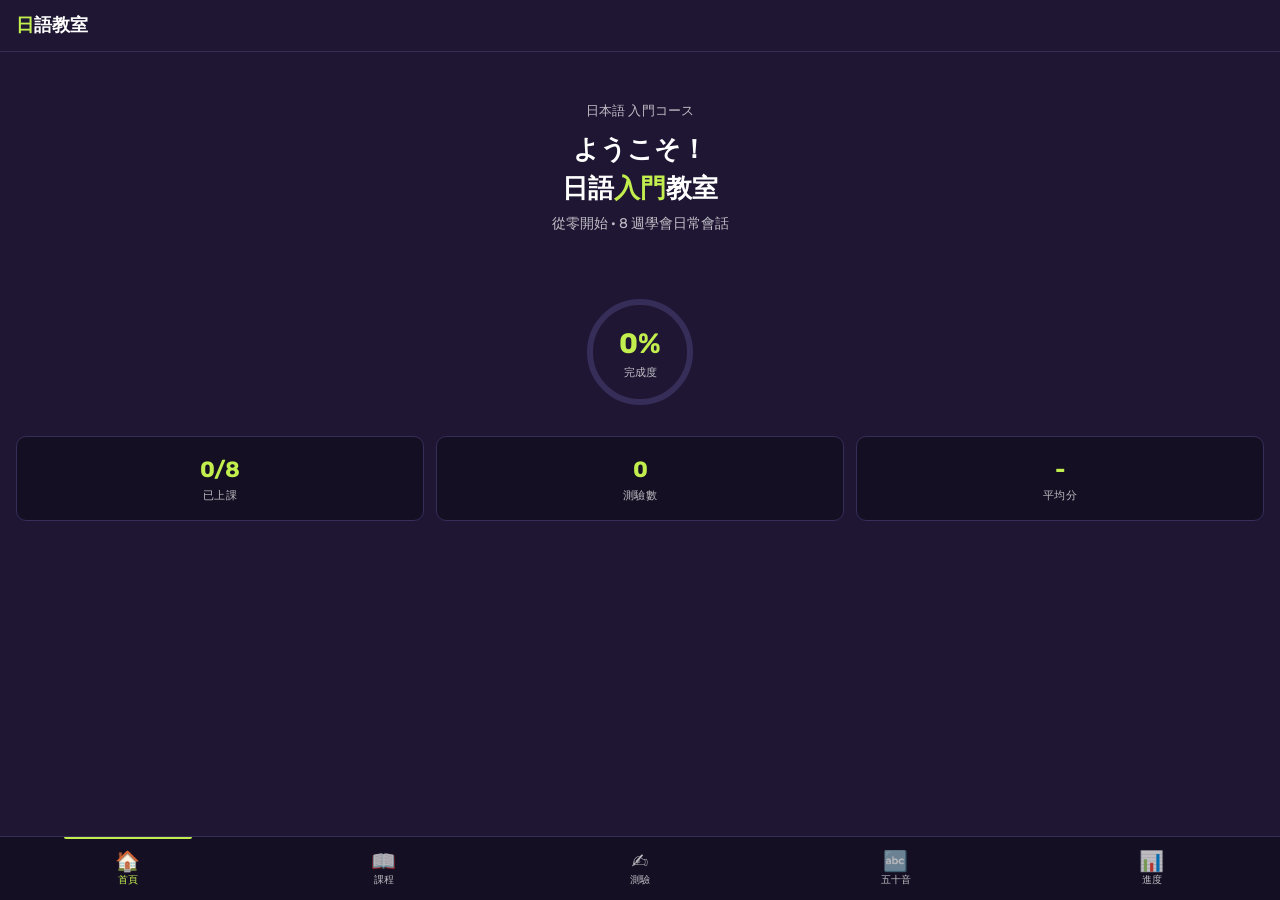
<file: index.html>
<!DOCTYPE html>
<html lang="zh-TW">
<head>
<meta charset="UTF-8">
<meta http-equiv="refresh" content="0;url=app/index.html">
<link rel="manifest" href="app/manifest.json">
<meta name="theme-color" content="#1f1633">
<title>日語入門課程</title>
</head>
<body>
<script>location.href='app/index.html'</script>
</body>
</html>
</file>
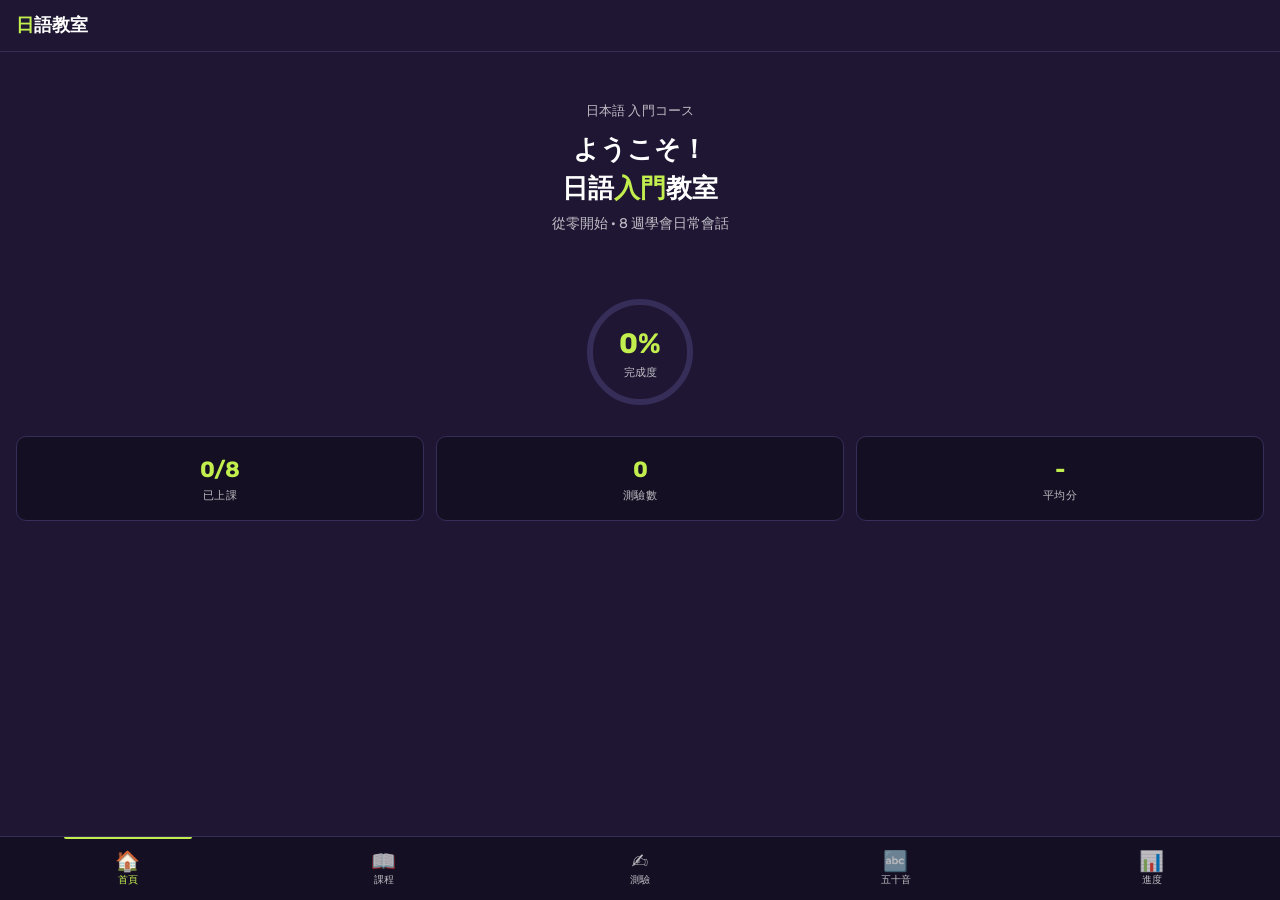
<file: app/index.html>
<!DOCTYPE html>
<html lang="zh-TW">
<head>
<meta charset="UTF-8">
<meta name="viewport" content="width=device-width, initial-scale=1.0, maximum-scale=1.0, user-scalable=no">
<title>日語入門 · 互動課程</title>
<link rel="preconnect" href="https://fonts.googleapis.com">
<link rel="preconnect" href="https://fonts.gstatic.com" crossorigin>
<link href="https://fonts.googleapis.com/css2?family=Rubik:wght@400;500;600;700&display=swap" rel="stylesheet">
<link rel="stylesheet" href="styles.css">
<link rel="manifest" href="manifest.json">
<link rel="icon" href="icon.svg" type="image/svg+xml">
<link rel="apple-touch-icon" href="icon.svg">
<meta name="theme-color" content="#1f1633">
<meta name="apple-mobile-web-app-capable" content="yes">
</head>
<body>

<header class="app-header">
  <button class="back-btn" id="backBtn" onclick="App.goBack()">←</button>
  <h1><span>日</span>語教室</h1>
</header>

<main class="app-main" id="appMain">

  <div class="view active" id="viewHome">
    <div class="home-hero">
      <p class="greeting">日本語 入門コース</p>
      <h2>ようこそ！<br>日語<span class="hl">入門</span>教室</h2>
      <p>從零開始 · 8 週學會日常會話</p>
    </div>
    <div class="progress-ring-wrap">
      <div class="progress-ring">
        <svg width="120" height="120" viewBox="0 0 120 120">
          <circle class="ring-bg" cx="60" cy="60" r="50"/>
          <circle class="ring-fg" id="ringFg" cx="60" cy="60" r="50" stroke-dasharray="314.16" stroke-dashoffset="314.16"/>
        </svg>
        <div class="ring-label">
          <span class="pct" id="ringPct">0%</span>
          <span class="sub">完成度</span>
        </div>
      </div>
    </div>
    <div class="home-stats">
      <div class="stat-card"><div class="num" id="statLessons">0</div><div class="lbl">已上課</div></div>
      <div class="stat-card"><div class="num" id="statQuizzes">0</div><div class="lbl">測驗數</div></div>
      <div class="stat-card"><div class="num" id="statAvg">-</div><div class="lbl">平均分</div></div>
    </div>
  </div>

  <div class="view" id="viewLessons">
    <div id="lessonList"></div>
    <div id="lessonDetail" class="lesson-detail"></div>
  </div>

  <div class="view" id="viewQuiz">
    <div id="quizContent"></div>
  </div>

  <div class="view" id="viewProgress">
    <div id="progressContent"></div>
  </div>

  <div class="view" id="viewKana">
    <div id="kanaChartContent"></div>
  </div>

</main>

<nav class="app-tabs">
  <button class="tab-btn active" data-tab="home" onclick="App.switchTab('home')">
    <span class="tab-icon">🏠</span> 首頁
  </button>
  <button class="tab-btn" data-tab="lessons" onclick="App.switchTab('lessons')">
    <span class="tab-icon">📖</span> 課程
  </button>
  <button class="tab-btn" data-tab="quiz" onclick="App.switchTab('quiz')">
    <span class="tab-icon">✍️</span> 測驗
  </button>
  <button class="tab-btn" data-tab="kana" onclick="App.switchTab('kana')">
    <span class="tab-icon">🔤</span> 五十音
  </button>
  <button class="tab-btn" data-tab="progress" onclick="App.switchTab('progress')">
    <span class="tab-icon">📊</span> 進度
  </button>
</nav>

<script src="app.js"></script>
<script>
if ('serviceWorker' in navigator) {
  navigator.serviceWorker.register('sw.js');
}
</script>
<audio id="audioPlayer" preload="auto" style="display:none"></audio>
</body>
</html>
</file>
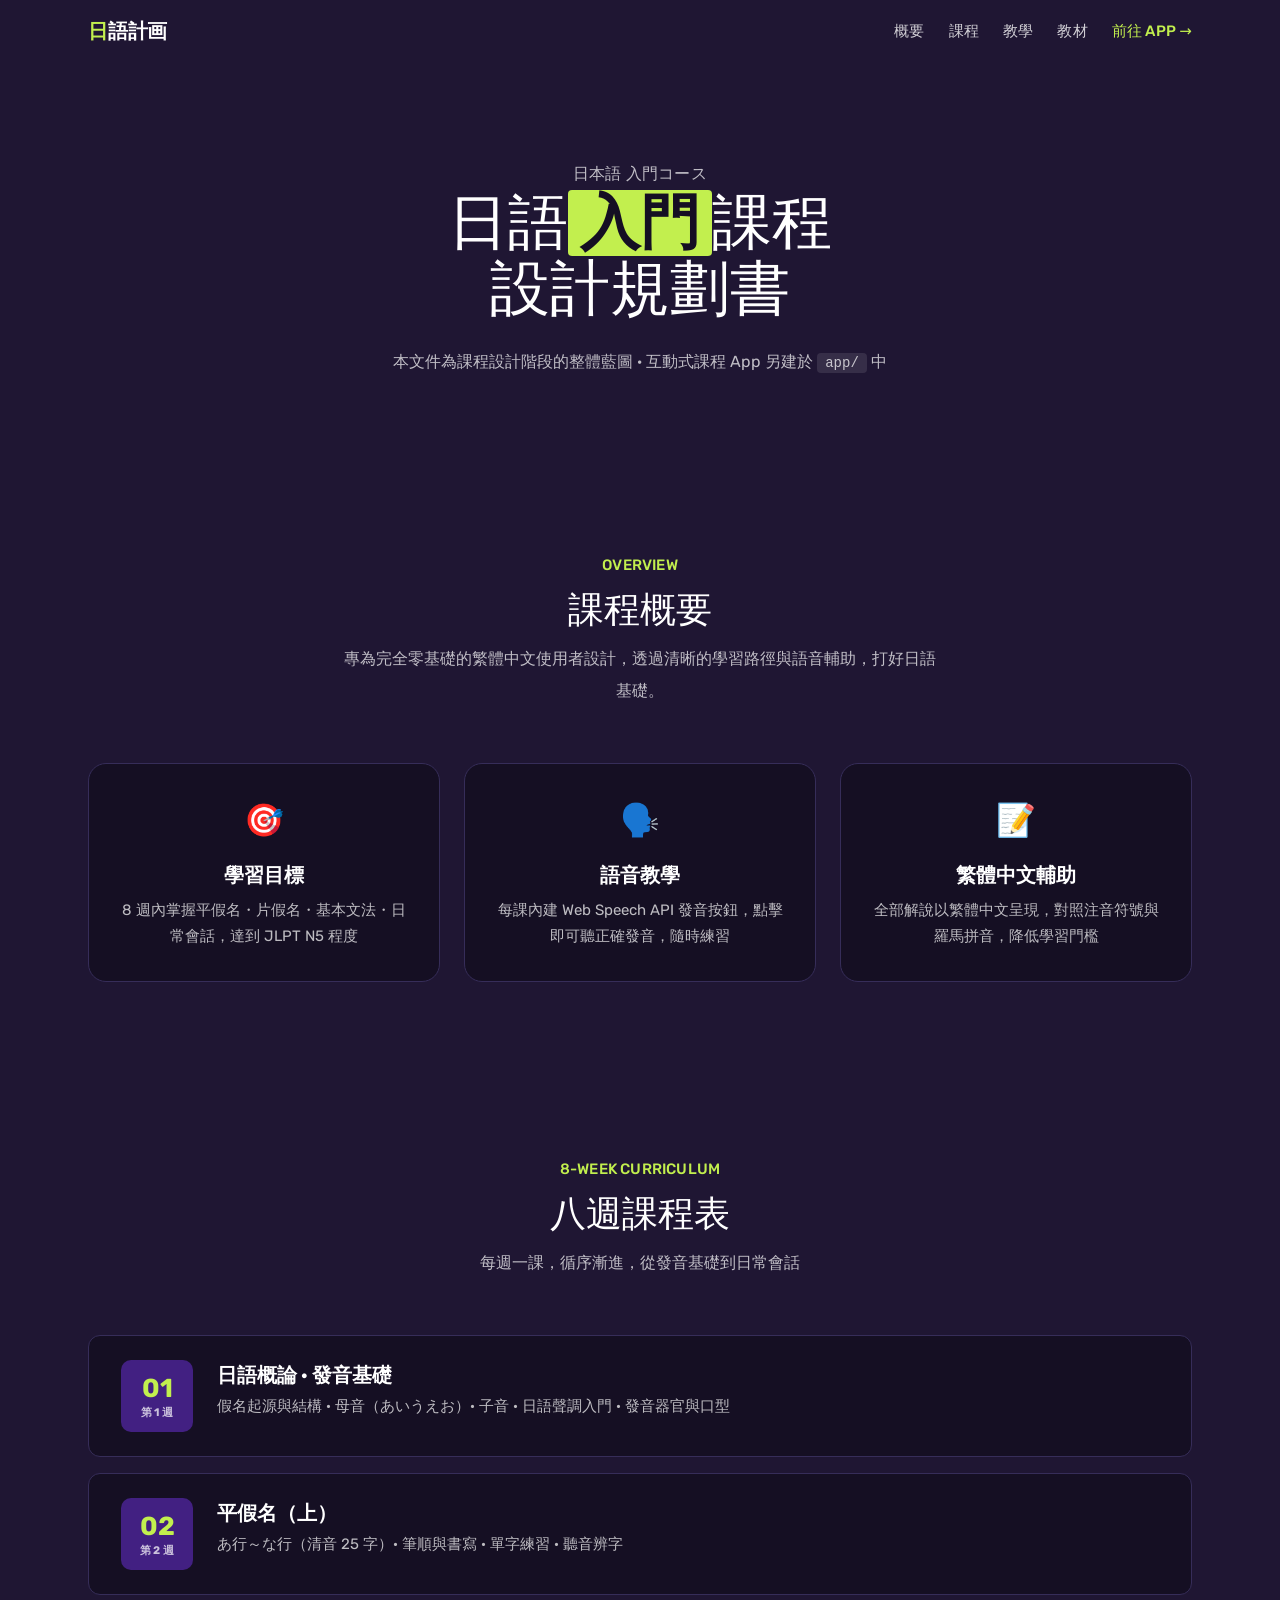
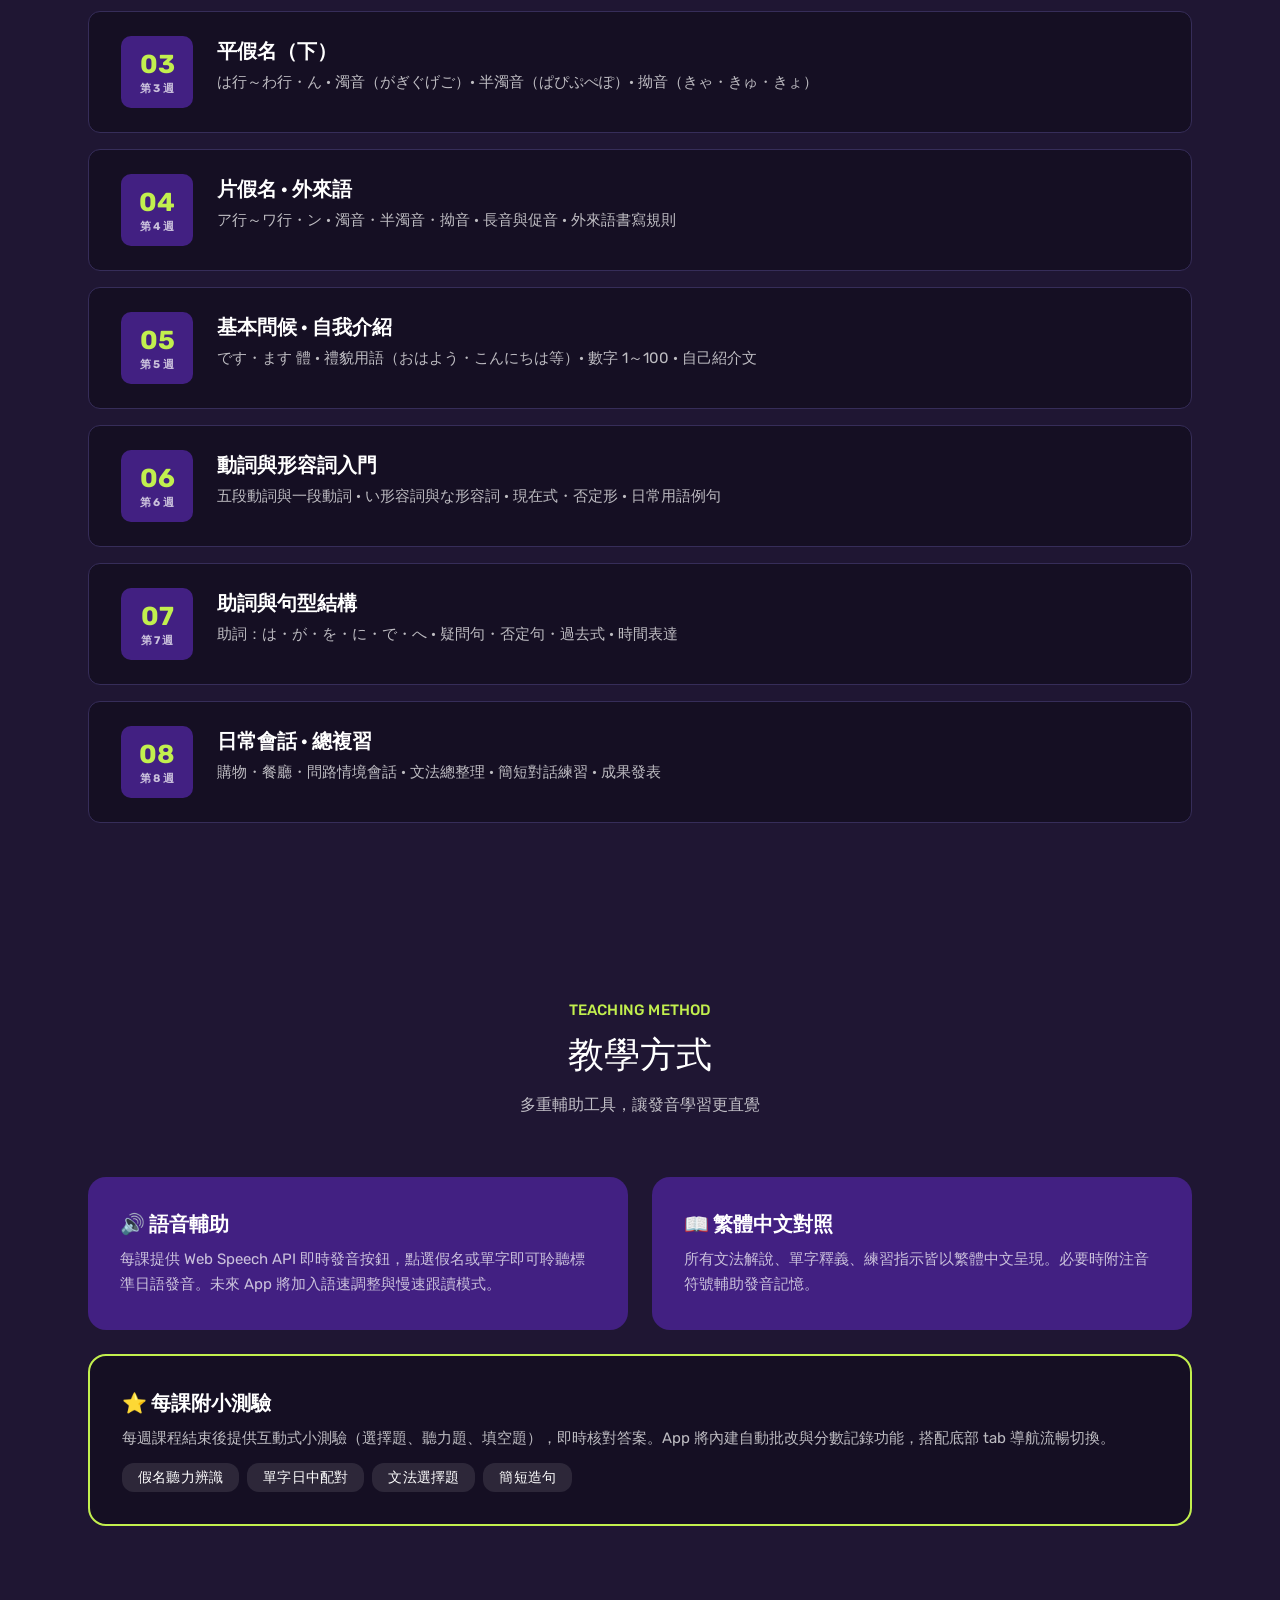
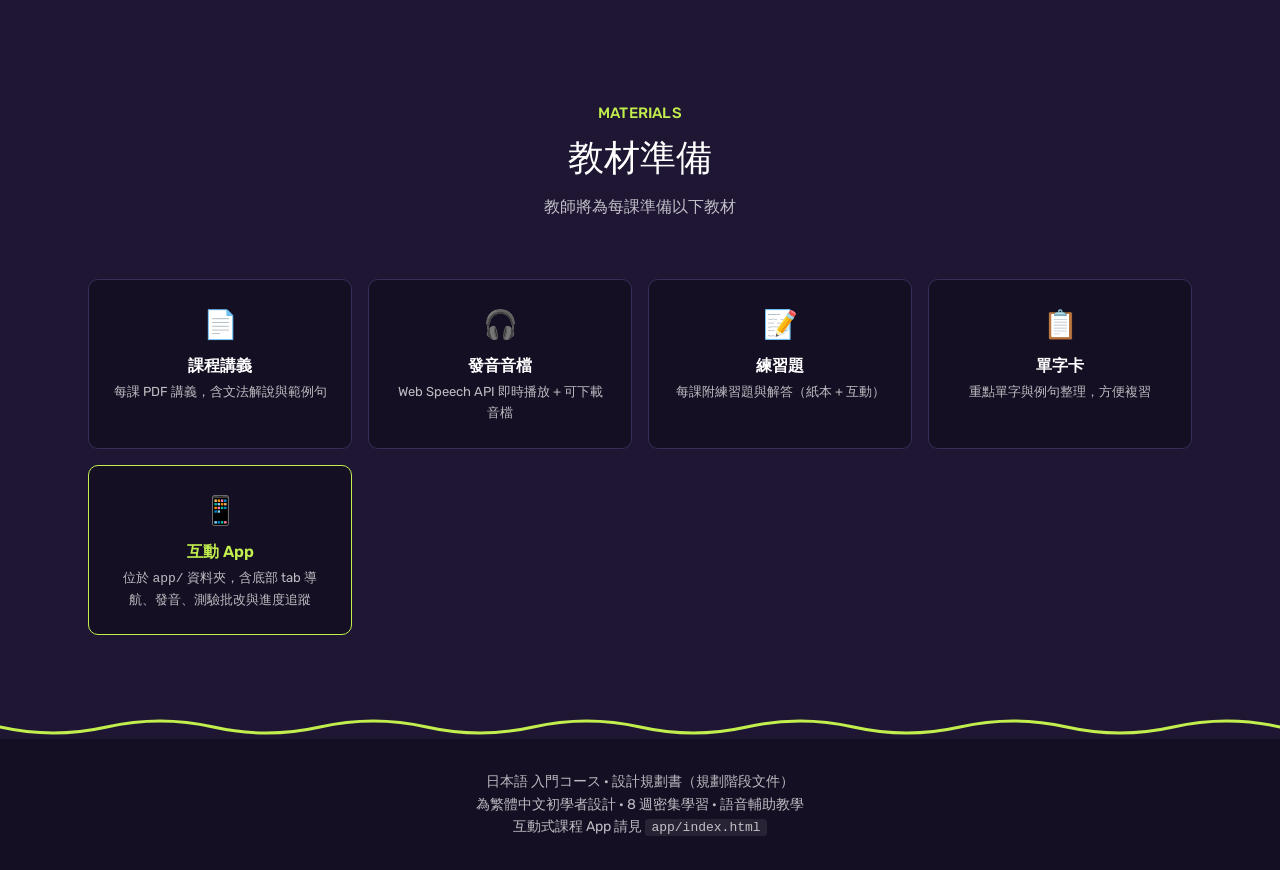
<file: docs/plan.html>
<!DOCTYPE html>
<html lang="zh-TW">
<head>
<meta charset="UTF-8">
<meta name="viewport" content="width=device-width, initial-scale=1.0">
<title>日語入門課程 · 設計規劃書</title>
<link rel="preconnect" href="https://fonts.googleapis.com">
<link rel="preconnect" href="https://fonts.gstatic.com" crossorigin>
<link href="https://fonts.googleapis.com/css2?family=Rubik:wght@400;500;600;700&display=swap" rel="stylesheet">
<style>
:root {
  --primary: #150f23;
  --ink-deep: #1f1633;
  --accent-lime: #c2ef4e;
  --accent-pink: #fa7faa;
  --accent-violet-mid: #79628c;
  --accent-violet-deep: #422082;
  --surface-canvas-dark: #1f1633;
  --surface-night: #150f23;
  --on-primary: #ffffff;
  --on-dark-muted: rgba(255,255,255,0.72);
  --on-dark-faint: rgba(255,255,255,0.18);
  --hairline-violet: #362d59;
  --font-ui: 'Rubik', -apple-system, system-ui, 'Segoe UI', Helvetica, Arial, sans-serif;
  --spacing-xs: 4px;
  --spacing-sm: 8px;
  --spacing-md: 12px;
  --spacing-lg: 16px;
  --spacing-xl: 24px;
  --spacing-xxl: 32px;
  --spacing-section: 96px;
  --rounded-xs: 4px;
  --rounded-sm: 6px;
  --rounded-md: 8px;
  --rounded-lg: 10px;
  --rounded-xl: 12px;
  --rounded-xxl: 18px;
}

* { margin: 0; padding: 0; box-sizing: border-box; }

body {
  font-family: var(--font-ui);
  background: var(--surface-canvas-dark);
  color: var(--on-primary);
  line-height: 1.5;
  -webkit-font-smoothing: antialiased;
}

/* ─── navigation ─── */
.nav {
  display: flex;
  align-items: center;
  justify-content: space-between;
  padding: var(--spacing-lg) var(--spacing-xl);
  background: var(--surface-canvas-dark);
  max-width: 1152px;
  margin: 0 auto;
}
.nav-brand {
  font-weight: 700;
  font-size: 20px;
  letter-spacing: -0.01em;
  color: var(--on-primary);
}
.nav-brand span { color: var(--accent-lime); }
.nav-links { display: flex; gap: var(--spacing-xl); list-style: none; }
.nav-links a {
  color: var(--on-primary);
  text-decoration: none;
  font-size: 15px;
  font-weight: 500;
  text-transform: uppercase;
  letter-spacing: 0.2px;
  opacity: 0.8;
  transition: opacity .2s;
}
.nav-links a:hover { opacity: 1; }

/* ─── hero ─── */
.hero {
  position: relative;
  text-align: center;
  padding: var(--spacing-section) var(--spacing-xl) 80px;
  overflow: hidden;
}
.hero::before {
  content: '';
  position: absolute;
  inset: 0;
  background-image: radial-gradient(1px 1px at 20% 30%, rgba(255,255,255,0.12) 0, transparent 0),
                    radial-gradient(1px 1px at 40% 70%, rgba(255,255,255,0.08) 0, transparent 0),
                    radial-gradient(1px 1px at 60% 20%, rgba(255,255,255,0.10) 0, transparent 0),
                    radial-gradient(1px 1px at 80% 50%, rgba(255,255,255,0.06) 0, transparent 0),
                    radial-gradient(1.5px 1.5px at 10% 80%, rgba(255,255,255,0.09) 0, transparent 0),
                    radial-gradient(1.5px 1.5px at 70% 90%, rgba(255,255,255,0.07) 0, transparent 0),
                    radial-gradient(1px 1px at 90% 10%, rgba(255,255,255,0.11) 0, transparent 0),
                    radial-gradient(1px 1px at 50% 50%, rgba(255,255,255,0.05) 0, transparent 0);
  pointer-events: none;
}
.hero-content { position: relative; z-index: 1; max-width: 768px; margin: 0 auto; }
.hero-eyebrow {
  font-size: 15px;
  font-weight: 500;
  text-transform: uppercase;
  letter-spacing: 0.2px;
  color: var(--on-dark-muted);
  margin-bottom: var(--spacing-lg);
}
.hero h1 {
  font-size: 60px;
  font-weight: 500;
  line-height: 1.1;
  margin-bottom: var(--spacing-xl);
}
.hero h1 .chip-lime {
  display: inline-block;
  background: var(--accent-lime);
  color: var(--primary);
  border-radius: var(--rounded-xs);
  padding: 0 var(--spacing-md);
  font-weight: 700;
}
.hero p {
  font-size: 16px;
  line-height: 2;
  color: var(--on-dark-muted);
  max-width: 600px;
  margin: 0 auto;
}

/* ─── sections ─── */
.section {
  padding: 80px var(--spacing-xl);
  max-width: 1152px;
  margin: 0 auto;
}
.section-header {
  text-align: center;
  margin-bottom: 56px;
}
.section-header .eyebrow {
  font-size: 15px;
  font-weight: 500;
  text-transform: uppercase;
  letter-spacing: 0.2px;
  color: var(--accent-lime);
  margin-bottom: var(--spacing-sm);
}
.section-header h2 {
  font-size: 36px;
  font-weight: 500;
  line-height: 1.2;
}
.section-header p {
  color: var(--on-dark-muted);
  line-height: 2;
  margin-top: var(--spacing-md);
  max-width: 600px;
  margin-left: auto;
  margin-right: auto;
}

/* ─── overview cards ─── */
.overview-grid {
  display: grid;
  grid-template-columns: repeat(3, 1fr);
  gap: var(--spacing-xl);
}
.card-overview {
  background: var(--surface-night);
  border: 1px solid var(--hairline-violet);
  border-radius: var(--rounded-xxl);
  padding: var(--spacing-xxl);
  text-align: center;
}
.card-overview .icon {
  font-size: 32px;
  margin-bottom: var(--spacing-lg);
  display: block;
}
.card-overview h3 {
  font-size: 20px;
  font-weight: 600;
  margin-bottom: var(--spacing-sm);
}
.card-overview p {
  color: var(--on-dark-muted);
  line-height: 1.7;
  font-size: 15px;
}

/* ─── week timeline ─── */
.timeline {
  display: flex;
  flex-direction: column;
  gap: var(--spacing-lg);
}
.week-card {
  background: var(--surface-night);
  border: 1px solid var(--hairline-violet);
  border-radius: var(--rounded-xl);
  padding: var(--spacing-xl) var(--spacing-xxl);
  display: flex;
  align-items: flex-start;
  gap: var(--spacing-xl);
  transition: background .2s;
}
.week-card:hover { background: var(--ink-deep); }
.week-badge {
  flex-shrink: 0;
  width: 72px;
  height: 72px;
  border-radius: var(--rounded-lg);
  background: var(--accent-violet-deep);
  display: flex;
  flex-direction: column;
  align-items: center;
  justify-content: center;
  font-weight: 700;
  line-height: 1.2;
}
.week-badge .num { font-size: 26px; color: var(--accent-lime); }
.week-badge .label { font-size: 11px; color: var(--on-dark-muted); text-transform: uppercase; letter-spacing: 0.2px; margin-top: 2px; }
.week-body { flex: 1; }
.week-body h3 {
  font-size: 20px;
  font-weight: 600;
  margin-bottom: var(--spacing-xs);
}
.week-body .topics {
  color: var(--on-dark-muted);
  font-size: 15px;
  line-height: 1.7;
}

/* ─── teaching approach ─── */
.approach-grid {
  display: grid;
  grid-template-columns: repeat(2, 1fr);
  gap: var(--spacing-xl);
}
.card-approach {
  background: var(--accent-violet-deep);
  border-radius: var(--rounded-xxl);
  padding: var(--spacing-xxl);
}
.card-approach.featured {
  background: var(--surface-night);
  border: 2px solid var(--accent-lime);
  grid-column: 1 / -1;
}
.card-approach h3 {
  font-size: 20px;
  font-weight: 600;
  margin-bottom: var(--spacing-sm);
}
.card-approach p {
  color: var(--on-dark-muted);
  line-height: 1.7;
  font-size: 15px;
}
.card-approach ul {
  list-style: none;
  margin-top: var(--spacing-md);
  display: flex;
  flex-wrap: wrap;
  gap: var(--spacing-sm);
}
.card-approach ul li {
  background: rgba(255,255,255,0.1);
  border-radius: var(--rounded-xl);
  padding: var(--spacing-xs) var(--spacing-lg);
  font-size: 14px;
  letter-spacing: 0.2px;
}

/* ─── materials ─── */
.materials-grid {
  display: grid;
  grid-template-columns: repeat(4, 1fr);
  gap: var(--spacing-lg);
}
.material-item {
  background: var(--surface-night);
  border: 1px solid var(--hairline-violet);
  border-radius: var(--rounded-lg);
  padding: var(--spacing-xl);
  text-align: center;
}
.material-item .mat-icon { font-size: 28px; margin-bottom: var(--spacing-sm); display: block; }
.material-item h4 { font-size: 16px; font-weight: 600; margin-bottom: var(--spacing-xs); }
.material-item p { color: var(--on-dark-muted); font-size: 13px; line-height: 1.6; }

/* ─── footer ─── */
.lime-squiggle {
  width: 100%;
  height: 24px;
  display: block;
}
.lime-squiggle svg { width: 100%; height: 100%; }
.site-footer {
  background: var(--surface-night);
  padding: var(--spacing-xxl) var(--spacing-xl);
  text-align: center;
}
.site-footer p {
  color: var(--on-dark-muted);
  font-size: 14px;
  line-height: 1.6;
}

/* ─── responsive ─── */
@media (max-width: 992px) {
  .overview-grid { grid-template-columns: repeat(2, 1fr); }
  .approach-grid { grid-template-columns: 1fr; }
  .materials-grid { grid-template-columns: repeat(2, 1fr); }
  .hero h1 { font-size: 44px; }
  .section-header h2 { font-size: 28px; }
  .week-card { flex-direction: column; align-items: flex-start; gap: var(--spacing-md); }
  .week-badge { width: 60px; height: 60px; }
  .week-badge .num { font-size: 22px; }
}
@media (max-width: 768px) {
  .nav-links { display: none; }
  .hero { padding: 60px var(--spacing-lg) 48px; }
  .hero h1 { font-size: 34px; }
  .section { padding: 48px var(--spacing-lg); }
  .section-header { margin-bottom: 32px; }
  .overview-grid { grid-template-columns: 1fr; }
  .materials-grid { grid-template-columns: 1fr; }
  .card-overview, .card-approach { padding: var(--spacing-xl); }
  .week-card { padding: var(--spacing-lg) var(--spacing-xl); }
  .section-header h2 { font-size: 24px; }
  .hero p { font-size: 15px; }
}
@media (max-width: 576px) {
  .hero h1 { font-size: 28px; }
  .hero h1 .chip-lime { padding: 0 var(--spacing-sm); }
  .hero p { line-height: 1.8; }
  .week-badge { width: 48px; height: 48px; }
  .week-badge .num { font-size: 18px; }
  .week-badge .label { font-size: 10px; }
}
</style>
</head>
<body>

<!-- nav -->
<nav class="nav">
  <div class="nav-brand"><span>日</span>語計画</div>
  <ul class="nav-links">
    <li><a href="#overview">概要</a></li>
    <li><a href="#curriculum">課程</a></li>
    <li><a href="#approach">教學</a></li>
    <li><a href="#materials">教材</a></li>
    <li><a href="app/index.html" style="color:var(--accent-lime);opacity:1;">前往 App →</a></li>
  </ul>
</nav>

<!-- hero -->
<section class="hero">
  <div class="hero-content">
    <p class="hero-eyebrow">日本語 入門コース</p>
    <h1>日語<span class="chip-lime">入門</span>課程<br>設計規劃書</h1>
    <p>本文件為課程設計階段的整體藍圖 · 互動式課程 App 另建於 <code style="background:rgba(255,255,255,0.1);padding:2px 8px;border-radius:4px;font-size:14px;">app/</code> 中</p>
  </div>
</section>

<!-- overview -->
<section class="section" id="overview">
  <div class="section-header">
    <p class="eyebrow">Overview</p>
    <h2>課程概要</h2>
    <p>專為完全零基礎的繁體中文使用者設計，透過清晰的學習路徑與語音輔助，打好日語基礎。</p>
  </div>
  <div class="overview-grid">
    <div class="card-overview">
      <span class="icon">🎯</span>
      <h3>學習目標</h3>
      <p>8 週內掌握平假名・片假名・基本文法・日常會話，達到 JLPT N5 程度</p>
    </div>
    <div class="card-overview">
      <span class="icon">🗣️</span>
      <h3>語音教學</h3>
      <p>每課內建 Web Speech API 發音按鈕，點擊即可聽正確發音，隨時練習</p>
    </div>
    <div class="card-overview">
      <span class="icon">📝</span>
      <h3>繁體中文輔助</h3>
      <p>全部解說以繁體中文呈現，對照注音符號與羅馬拼音，降低學習門檻</p>
    </div>
  </div>
</section>

<!-- curriculum -->
<section class="section" id="curriculum">
  <div class="section-header">
    <p class="eyebrow">8-Week Curriculum</p>
    <h2>八週課程表</h2>
    <p>每週一課，循序漸進，從發音基礎到日常會話</p>
  </div>
  <div class="timeline">
    <div class="week-card">
      <div class="week-badge">
        <span class="num">01</span>
        <span class="label">第 1 週</span>
      </div>
      <div class="week-body">
        <h3>日語概論 · 發音基礎</h3>
        <p class="topics">假名起源與結構 · 母音（あいうえお）· 子音 · 日語聲調入門 · 發音器官與口型</p>
      </div>
    </div>
    <div class="week-card">
      <div class="week-badge">
        <span class="num">02</span>
        <span class="label">第 2 週</span>
      </div>
      <div class="week-body">
        <h3>平假名（上）</h3>
        <p class="topics">あ行～な行（清音 25 字）· 筆順與書寫 · 單字練習 · 聽音辨字</p>
      </div>
    </div>
    <div class="week-card">
      <div class="week-badge">
        <span class="num">03</span>
        <span class="label">第 3 週</span>
      </div>
      <div class="week-body">
        <h3>平假名（下）</h3>
        <p class="topics">は行～わ行・ん · 濁音（がぎぐげご）· 半濁音（ぱぴぷぺぽ）· 拗音（きゃ・きゅ・きょ）</p>
      </div>
    </div>
    <div class="week-card">
      <div class="week-badge">
        <span class="num">04</span>
        <span class="label">第 4 週</span>
      </div>
      <div class="week-body">
        <h3>片假名 · 外來語</h3>
        <p class="topics">ア行～ワ行・ン · 濁音・半濁音・拗音 · 長音與促音 · 外來語書寫規則</p>
      </div>
    </div>
    <div class="week-card">
      <div class="week-badge">
        <span class="num">05</span>
        <span class="label">第 5 週</span>
      </div>
      <div class="week-body">
        <h3>基本問候 · 自我介紹</h3>
        <p class="topics">です・ます 體 · 禮貌用語（おはよう・こんにちは等）· 數字 1～100 · 自己紹介文</p>
      </div>
    </div>
    <div class="week-card">
      <div class="week-badge">
        <span class="num">06</span>
        <span class="label">第 6 週</span>
      </div>
      <div class="week-body">
        <h3>動詞與形容詞入門</h3>
        <p class="topics">五段動詞與一段動詞 · い形容詞與な形容詞 · 現在式・否定形 · 日常用語例句</p>
      </div>
    </div>
    <div class="week-card">
      <div class="week-badge">
        <span class="num">07</span>
        <span class="label">第 7 週</span>
      </div>
      <div class="week-body">
        <h3>助詞與句型結構</h3>
        <p class="topics">助詞：は・が・を・に・で・へ · 疑問句・否定句・過去式 · 時間表達</p>
      </div>
    </div>
    <div class="week-card">
      <div class="week-badge">
        <span class="num">08</span>
        <span class="label">第 8 週</span>
      </div>
      <div class="week-body">
        <h3>日常會話 · 總複習</h3>
        <p class="topics">購物・餐廳・問路情境會話 · 文法總整理 · 簡短對話練習 · 成果發表</p>
      </div>
    </div>
  </div>
</section>

<!-- teaching approach -->
<section class="section" id="approach">
  <div class="section-header">
    <p class="eyebrow">Teaching Method</p>
    <h2>教學方式</h2>
    <p>多重輔助工具，讓發音學習更直覺</p>
  </div>
  <div class="approach-grid">
    <div class="card-approach">
      <h3>🔊 語音輔助</h3>
      <p>每課提供 Web Speech API 即時發音按鈕，點選假名或單字即可聆聽標準日語發音。未來 App 將加入語速調整與慢速跟讀模式。</p>
    </div>
    <div class="card-approach">
      <h3>📖 繁體中文對照</h3>
      <p>所有文法解說、單字釋義、練習指示皆以繁體中文呈現。必要時附注音符號輔助發音記憶。</p>
    </div>
    <div class="card-approach featured">
      <h3>⭐ 每課附小測驗</h3>
      <p>每週課程結束後提供互動式小測驗（選擇題、聽力題、填空題），即時核對答案。App 將內建自動批改與分數記錄功能，搭配底部 tab 導航流暢切換。</p>
      <ul>
        <li>假名聽力辨識</li>
        <li>單字日中配對</li>
        <li>文法選擇題</li>
        <li>簡短造句</li>
      </ul>
    </div>
  </div>
</section>

<!-- materials -->
<section class="section" id="materials">
  <div class="section-header">
    <p class="eyebrow">Materials</p>
    <h2>教材準備</h2>
    <p>教師將為每課準備以下教材</p>
  </div>
  <div class="materials-grid">
    <div class="material-item">
      <span class="mat-icon">📄</span>
      <h4>課程講義</h4>
      <p>每課 PDF 講義，含文法解說與範例句</p>
    </div>
    <div class="material-item">
      <span class="mat-icon">🎧</span>
      <h4>發音音檔</h4>
      <p>Web Speech API 即時播放 + 可下載音檔</p>
    </div>
    <div class="material-item">
      <span class="mat-icon">📝</span>
      <h4>練習題</h4>
      <p>每課附練習題與解答（紙本 + 互動）</p>
    </div>
    <div class="material-item">
      <span class="mat-icon">📋</span>
      <h4>單字卡</h4>
      <p>重點單字與例句整理，方便複習</p>
    </div>
    <div class="material-item" style="border-color:var(--accent-lime);">
      <span class="mat-icon">📱</span>
      <h4 style="color:var(--accent-lime);">互動 App</h4>
      <p>位於 <code>app/</code> 資料夾，含底部 tab 導航、發音、測驗批改與進度追蹤</p>
    </div>
  </div>
</section>

<!-- lime squiggly divider -->
<div class="lime-squiggle" aria-hidden="true">
  <svg viewBox="0 0 1152 24" preserveAspectRatio="none">
    <path d="M0,12 Q48,24 96,12 Q144,0 192,12 Q240,24 288,12 Q336,0 384,12 Q432,24 480,12 Q528,0 576,12 Q624,24 672,12 Q720,0 768,12 Q816,24 864,12 Q912,0 960,12 Q1008,24 1056,12 Q1104,0 1152,12"
          fill="none" stroke="#c2ef4e" stroke-width="3" stroke-linecap="round"/>
  </svg>
</div>

<!-- footer -->
<footer class="site-footer">
  <p>日本語 入門コース · 設計規劃書（規劃階段文件）<br>為繁體中文初學者設計 · 8 週密集學習 · 語音輔助教學<br>互動式課程 App 請見 <code style="background:rgba(255,255,255,0.08);padding:1px 6px;border-radius:3px;font-size:13px;">app/index.html</code></p>
</footer>

</body>
</html>
</file>
<file: app/styles.css>
:root {
  --primary: #150f23;
  --ink-deep: #1f1633;
  --accent-lime: #c2ef4e;
  --accent-pink: #fa7faa;
  --accent-violet-mid: #79628c;
  --accent-violet-deep: #422082;
  --surface-canvas-dark: #1f1633;
  --surface-night: #150f23;
  --on-primary: #ffffff;
  --on-dark-muted: rgba(255,255,255,0.72);
  --on-dark-faint: rgba(255,255,255,0.18);
  --hairline-violet: #362d59;
  --font-ui: 'Rubik', -apple-system, system-ui, 'Segoe UI', Helvetica, Arial, sans-serif;
  --tab-height: 64px;
  --header-height: 52px;
  --spacing-xs: 4px;
  --spacing-sm: 8px;
  --spacing-md: 12px;
  --spacing-lg: 16px;
  --spacing-xl: 24px;
  --spacing-xxl: 32px;
  --rounded-xs: 4px;
  --rounded-sm: 6px;
  --rounded-md: 8px;
  --rounded-lg: 10px;
  --rounded-xl: 12px;
  --rounded-xxl: 18px;
}

* { margin: 0; padding: 0; box-sizing: border-box; -webkit-tap-highlight-color: transparent; }

html { height: 100%; overflow: hidden; }

body {
  font-family: var(--font-ui);
  background: var(--surface-canvas-dark);
  color: var(--on-primary);
  line-height: 1.5;
  -webkit-font-smoothing: antialiased;
  overflow: hidden;
  height: 100%;
  display: flex;
  flex-direction: column;
}

/* ─── header ─── */
.app-header {
  height: var(--header-height);
  display: flex;
  align-items: center;
  padding: 0 var(--spacing-lg);
  background: var(--surface-canvas-dark);
  border-bottom: 1px solid var(--hairline-violet);
  flex-shrink: 0;
  position: relative;
  z-index: 10;
}
.app-header .back-btn {
  background: none;
  border: none;
  color: var(--on-primary);
  font-size: 20px;
  cursor: pointer;
  padding: var(--spacing-sm);
  margin-right: var(--spacing-sm);
  display: none;
  line-height: 1;
}
.app-header .back-btn.visible { display: block; }
.app-header h1 {
  font-size: 18px;
  font-weight: 600;
  flex: 1;
}
.app-header h1 span { color: var(--accent-lime); }

/* ─── main content ─── */
.app-main {
  flex: 1;
  overflow-y: auto;
  overflow-x: hidden;
  -webkit-overflow-scrolling: touch;
  padding-bottom: var(--spacing-lg);
}
.app-main::-webkit-scrollbar { width: 4px; }
.app-main::-webkit-scrollbar-track { background: transparent; }
.app-main::-webkit-scrollbar-thumb { background: var(--hairline-violet); border-radius: 4px; }

/* ─── bottom tabs ─── */
.app-tabs {
  height: var(--tab-height);
  display: flex;
  background: var(--surface-night);
  border-top: 1px solid var(--hairline-violet);
  flex-shrink: 0;
  position: relative;
  z-index: 10;
}
.tab-btn {
  flex: 1;
  display: flex;
  flex-direction: column;
  align-items: center;
  justify-content: center;
  gap: 2px;
  background: none;
  border: none;
  color: var(--on-dark-muted);
  font-family: var(--font-ui);
  font-size: 10px;
  font-weight: 500;
  letter-spacing: 0.2px;
  text-transform: uppercase;
  cursor: pointer;
  padding: 6px 0;
  min-height: 48px;
  transition: color .2s;
  position: relative;
}
.tab-btn .tab-icon { font-size: 20px; line-height: 1; }
.tab-btn.active { color: var(--accent-lime); }
.tab-btn.active::after {
  content: '';
  position: absolute;
  top: 0;
  left: 25%;
  right: 25%;
  height: 2px;
  background: var(--accent-lime);
  border-radius: 0 0 2px 2px;
}

/* ─── views ─── */
.view { display: none; padding: var(--spacing-lg); animation: fadeUp .25s ease; }
.view.active { display: block; }
@keyframes fadeUp {
  from { opacity: 0; transform: translateY(8px); }
  to { opacity: 1; transform: translateY(0); }
}

/* ─── home view ─── */
.home-hero {
  text-align: center;
  padding: var(--spacing-xxl) 0;
}
.home-hero .greeting { font-size: 13px; color: var(--on-dark-muted); text-transform: uppercase; letter-spacing: 0.2px; margin-bottom: var(--spacing-sm); }
.home-hero h2 { font-size: 26px; font-weight: 600; margin-bottom: var(--spacing-xs); }
.home-hero h2 .hl { color: var(--accent-lime); }
.home-hero p { color: var(--on-dark-muted); font-size: 14px; line-height: 1.7; }
.progress-ring-wrap {
  display: flex;
  justify-content: center;
  margin: var(--spacing-xl) 0;
}
.progress-ring {
  position: relative;
  width: 120px;
  height: 120px;
}
.progress-ring svg { transform: rotate(-90deg); }
.progress-ring .ring-bg { fill: none; stroke: var(--hairline-violet); stroke-width: 6; }
.progress-ring .ring-fg { fill: none; stroke: var(--accent-lime); stroke-width: 6; stroke-linecap: round; transition: stroke-dashoffset .6s ease; }
.progress-ring .ring-label {
  position: absolute;
  inset: 0;
  display: flex;
  flex-direction: column;
  align-items: center;
  justify-content: center;
}
.progress-ring .ring-label .pct { font-size: 28px; font-weight: 700; color: var(--accent-lime); }
.progress-ring .ring-label .sub { font-size: 11px; color: var(--on-dark-muted); }
.home-stats {
  display: grid;
  grid-template-columns: repeat(3, 1fr);
  gap: var(--spacing-md);
  margin-top: var(--spacing-lg);
}
.stat-card {
  background: var(--surface-night);
  border: 1px solid var(--hairline-violet);
  border-radius: var(--rounded-lg);
  padding: var(--spacing-lg);
  text-align: center;
}
.stat-card .num { font-size: 22px; font-weight: 700; color: var(--accent-lime); }
.stat-card .lbl { font-size: 11px; color: var(--on-dark-muted); margin-top: 2px; text-transform: uppercase; letter-spacing: 0.2px; }

/* ─── lesson list ─── */
.lesson-list { display: flex; flex-direction: column; gap: var(--spacing-md); padding-top: var(--spacing-sm); }
.lesson-card {
  background: var(--surface-night);
  border: 1px solid var(--hairline-violet);
  border-radius: var(--rounded-xl);
  padding: var(--spacing-lg);
  cursor: pointer;
  transition: background .2s, border-color .2s;
  display: flex;
  align-items: center;
  gap: var(--spacing-lg);
}
.lesson-card:active { background: var(--ink-deep); }
.lesson-card.completed { border-color: var(--accent-lime); }
.lesson-card .badge {
  flex-shrink: 0;
  width: 48px;
  height: 48px;
  border-radius: var(--rounded-md);
  background: var(--accent-violet-deep);
  display: flex;
  align-items: center;
  justify-content: center;
  font-size: 18px;
  font-weight: 700;
  color: var(--accent-lime);
}
.lesson-card.completed .badge { background: var(--accent-lime); color: var(--primary); }
.lesson-card .info { flex: 1; min-width: 0; }
.lesson-card .info h3 { font-size: 15px; font-weight: 600; }
.lesson-card .info p { font-size: 12px; color: var(--on-dark-muted); margin-top: 2px; white-space: nowrap; overflow: hidden; text-overflow: ellipsis; }
.lesson-card .status-icon { font-size: 16px; color: var(--accent-lime); flex-shrink: 0; }

/* ─── lesson detail ─── */
.lesson-detail { display: none; }
.lesson-detail.active { display: block; }
.lesson-detail .section-title {
  font-size: 14px;
  font-weight: 600;
  text-transform: uppercase;
  letter-spacing: 0.2px;
  color: var(--accent-lime);
  margin: var(--spacing-xl) 0 var(--spacing-md);
}
.lesson-detail .section-title:first-child { margin-top: 0; }
.lesson-detail .intro-text {
  color: var(--on-dark-muted);
  font-size: 14px;
  line-height: 1.8;
  margin-bottom: var(--spacing-lg);
}

/* ─── kana table ─── */
.kana-grid {
  display: grid;
  grid-template-columns: repeat(5, 1fr);
  gap: var(--spacing-sm);
}
.kana-cell {
  background: var(--surface-night);
  border: 1px solid var(--hairline-violet);
  border-radius: var(--rounded-md);
  padding: var(--spacing-sm);
  text-align: center;
  cursor: pointer;
  transition: background .15s, border-color .15s;
}
.kana-cell:active { background: var(--accent-violet-deep); border-color: var(--accent-lime); }
.kana-cell .char { font-size: 22px; font-weight: 600; display: block; line-height: 1.3; }
.kana-cell .rom { font-size: 10px; color: var(--on-dark-muted); display: block; text-transform: lowercase; }

/* ─── vocab list ─── */
.vocab-list { display: flex; flex-direction: column; gap: var(--spacing-sm); }
.vocab-item {
  background: var(--surface-night);
  border: 1px solid var(--hairline-violet);
  border-radius: var(--rounded-md);
  padding: var(--spacing-md) var(--spacing-lg);
  display: flex;
  align-items: center;
  gap: var(--spacing-md);
  cursor: pointer;
  transition: background .15s;
}
.vocab-item:active { background: var(--ink-deep); }
.vocab-item .jp { font-size: 18px; font-weight: 500; flex-shrink: 0; min-width: 80px; }
.vocab-item .romaji { font-size: 12px; color: var(--on-dark-muted); flex-shrink: 0; min-width: 70px; }
.vocab-item .zh { font-size: 14px; color: var(--on-dark-muted); flex: 1; text-align: right; }
.vocab-item .sound-btn {
  flex-shrink: 0;
  background: var(--accent-violet-deep);
  border: none;
  color: var(--on-primary);
  width: 32px;
  height: 32px;
  border-radius: 50%;
  font-size: 14px;
  cursor: pointer;
  display: flex;
  align-items: center;
  justify-content: center;
  transition: background .15s;
}
.vocab-item .sound-btn:active { background: var(--accent-lime); color: var(--primary); }

/* ─── grammar ─── */
.grammar-item {
  background: var(--surface-night);
  border: 1px solid var(--hairline-violet);
  border-radius: var(--rounded-md);
  padding: var(--spacing-lg);
  margin-bottom: var(--spacing-md);
}
.grammar-item:last-child { margin-bottom: 0; }
.grammar-item .pattern {
  font-size: 15px;
  font-weight: 600;
  color: var(--accent-lime);
  margin-bottom: var(--spacing-xs);
}
.grammar-item .explain {
  font-size: 13px;
  color: var(--on-dark-muted);
  line-height: 1.7;
  margin-bottom: var(--spacing-sm);
}
.grammar-voice {
  display: flex;
  flex-wrap: wrap;
  gap: var(--spacing-sm);
  margin-top: var(--spacing-sm);
}
.voice-btn {
  background: var(--ink-deep);
  border: 1px solid var(--hairline-violet);
  border-radius: var(--rounded-xl);
  padding: var(--spacing-xs) var(--spacing-md);
  font-family: var(--font-ui);
  font-size: 13px;
  color: var(--on-primary);
  cursor: pointer;
  transition: background .15s, border-color .15s;
  display: inline-flex;
  align-items: center;
  gap: var(--spacing-xs);
}
.voice-btn:active { background: var(--accent-violet-deep); border-color: var(--accent-lime); }
.pitch-tag {
  font-size: 11px;
  color: var(--accent-lime);
  letter-spacing: 0.5px;
  opacity: 0.85;
}
.grammar-item .example {
  font-size: 15px;
  padding: var(--spacing-sm) var(--spacing-md);
  background: var(--ink-deep);
  border-radius: var(--rounded-sm);
  display: inline-block;
}
.grammar-item .example .eg-zh { font-size: 12px; color: var(--on-dark-muted); display: block; margin-top: 2px; }

/* ─── quiz ─── */
.quiz-view { padding: var(--spacing-lg); }
.quiz-header {
  margin-bottom: var(--spacing-xl);
}
.quiz-header h2 { font-size: 20px; font-weight: 600; margin-bottom: var(--spacing-xs); }
.quiz-header .quiz-meta { color: var(--on-dark-muted); font-size: 13px; }
.quiz-question {
  background: var(--surface-night);
  border: 1px solid var(--hairline-violet);
  border-radius: var(--rounded-xl);
  padding: var(--spacing-xl);
  margin-bottom: var(--spacing-lg);
}
.quiz-question .q-num {
  font-size: 12px;
  color: var(--accent-lime);
  text-transform: uppercase;
  letter-spacing: 0.2px;
  margin-bottom: var(--spacing-sm);
}
.quiz-question .q-text {
  font-size: 16px;
  font-weight: 500;
  margin-bottom: var(--spacing-lg);
  line-height: 1.6;
}
.quiz-question .q-text .q-jp { font-size: 22px; display: block; margin-top: var(--spacing-xs); }
.quiz-options { display: flex; flex-direction: column; gap: var(--spacing-sm); }
.quiz-option {
  background: var(--ink-deep);
  border: 1px solid var(--hairline-violet);
  border-radius: var(--rounded-md);
  padding: var(--spacing-md) var(--spacing-lg);
  font-size: 15px;
  font-family: var(--font-ui);
  color: var(--on-primary);
  cursor: pointer;
  text-align: left;
  transition: background .15s, border-color .15s;
}
.quiz-option:active { background: var(--accent-violet-deep); }
.quiz-option.selected { border-color: var(--accent-lime); background: rgba(194,239,78,0.1); }
.quiz-option.correct { border-color: var(--accent-lime); background: rgba(194,239,78,0.15); }
.quiz-option.wrong { border-color: var(--accent-pink); background: rgba(250,127,170,0.1); }
.quiz-option:disabled { cursor: default; opacity: 0.7; }
.quiz-option.correct:disabled { opacity: 1; }
.quiz-option .opt-label {
  font-size: 11px;
  color: var(--on-dark-muted);
  text-transform: uppercase;
  letter-spacing: 0.2px;
  margin-right: var(--spacing-sm);
}
.quiz-submit {
  display: block;
  width: 100%;
  padding: var(--spacing-md);
  background: var(--accent-lime);
  color: var(--primary);
  font-family: var(--font-ui);
  font-size: 14px;
  font-weight: 700;
  text-transform: uppercase;
  letter-spacing: 0.2px;
  border: none;
  border-radius: var(--rounded-md);
  cursor: pointer;
  transition: opacity .2s;
  margin-top: var(--spacing-lg);
}
.quiz-submit:disabled { opacity: 0.4; cursor: default; }
.quiz-submit:active:not(:disabled) { opacity: 0.8; }
.quiz-result {
  text-align: center;
  padding: var(--spacing-xxl);
  background: var(--surface-night);
  border: 2px solid var(--accent-lime);
  border-radius: var(--rounded-xxl);
  margin-top: var(--spacing-lg);
}
.quiz-result .score { font-size: 48px; font-weight: 700; color: var(--accent-lime); }
.quiz-result .score-label { font-size: 14px; color: var(--on-dark-muted); }
.quiz-result .msg { margin-top: var(--spacing-md); font-size: 15px; }

/* ─── progress view ─── */
.progress-grid {
  display: grid;
  grid-template-columns: repeat(2, 1fr);
  gap: var(--spacing-md);
  margin-bottom: var(--spacing-xl);
}
.progress-card {
  background: var(--surface-night);
  border: 1px solid var(--hairline-violet);
  border-radius: var(--rounded-lg);
  padding: var(--spacing-lg);
  text-align: center;
}
.progress-card .big { font-size: 28px; font-weight: 700; color: var(--accent-lime); }
.progress-card .lbl { font-size: 11px; color: var(--on-dark-muted); margin-top: 2px; text-transform: uppercase; letter-spacing: 0.2px; }
.progress-detail { display: flex; flex-direction: column; gap: var(--spacing-sm); }
.progress-row {
  display: flex;
  align-items: center;
  gap: var(--spacing-md);
  padding: var(--spacing-md);
  background: var(--surface-night);
  border: 1px solid var(--hairline-violet);
  border-radius: var(--rounded-md);
}
.progress-row .p-name { flex: 1; font-size: 14px; }
.progress-row .p-bar {
  flex: 1;
  height: 6px;
  background: var(--ink-deep);
  border-radius: 3px;
  overflow: hidden;
}
.progress-row .p-bar .fill {
  height: 100%;
  background: var(--accent-lime);
  border-radius: 3px;
  transition: width .4s ease;
}
.progress-row .p-score { font-size: 13px; font-weight: 600; color: var(--accent-lime); min-width: 36px; text-align: right; }
.progress-row .p-status { font-size: 14px; }

/* ─── empty state ─── */
.empty-state {
  text-align: center;
  padding: var(--spacing-xxl) 0;
  color: var(--on-dark-muted);
}
.empty-state .icon { font-size: 40px; margin-bottom: var(--spacing-lg); display: block; }
.empty-state p { font-size: 14px; line-height: 1.6; }

/* ─── kana chart ─── */
.kana-chart-scroll { overflow-x: auto; -webkit-overflow-scrolling: touch; margin-bottom: var(--spacing-lg); }
.kana-chart { width: 100%; min-width: 340px; border-collapse: separate; border-spacing: 3px; }
.kana-chart th {
  font-size: 11px;
  color: var(--on-dark-muted);
  text-transform: uppercase;
  letter-spacing: 0.2px;
  padding: var(--spacing-xs) var(--spacing-sm);
  text-align: center;
  font-weight: 500;
}
.kana-chart .row-label {
  font-size: 13px;
  color: var(--accent-lime);
  font-weight: 600;
  text-align: center;
  padding: var(--spacing-xs) var(--spacing-sm);
  white-space: nowrap;
  width: 48px;
}
.kana-chart .empty { background: transparent; }
.kana-cell-lg {
  background: var(--surface-night);
  border: 1px solid var(--hairline-violet);
  border-radius: var(--rounded-md);
  padding: var(--spacing-sm);
  text-align: center;
  cursor: pointer;
  transition: background .15s, border-color .15s;
  min-width: 64px;
}
.kana-cell-lg:active { background: var(--accent-violet-deep); border-color: var(--accent-lime); }
.kana-cell-lg .hira { font-size: 20px; font-weight: 600; display: block; line-height: 1.3; }
.kana-cell-lg .kata { font-size: 15px; color: var(--on-dark-muted); display: block; line-height: 1.2; }
.kana-cell-lg .rom { font-size: 10px; color: var(--on-dark-faint); display: block; line-height: 1.2; text-transform: lowercase; }
.kana-chart.compact .kana-cell-lg { min-width: 56px; }
.kana-chart.compact .kana-cell-lg .hira { font-size: 18px; }

/* ─── flashcard ─── */
.flashcard-filter-bar {
  display: flex;
  justify-content: center;
  gap: var(--spacing-sm);
  margin-bottom: var(--spacing-lg);
}
.fc-filter-btn {
  padding: var(--spacing-sm) var(--spacing-lg);
  border: 1px solid var(--hairline-violet);
  border-radius: var(--rounded-xl);
  background: var(--surface-night);
  color: var(--on-dark-muted);
  font-family: var(--font-ui);
  font-size: 13px;
  font-weight: 500;
  cursor: pointer;
  transition: all .15s;
}
.fc-filter-btn.active {
  background: var(--accent-lime);
  color: var(--primary);
  border-color: var(--accent-lime);
  font-weight: 600;
}
.fc-filter-btn:active { opacity: 0.8; }
.flashcard-wrap {
  display: flex;
  flex-direction: column;
  align-items: center;
  padding: var(--spacing-lg) 0;
}
.flashcard-counter {
  font-size: 13px;
  color: var(--on-dark-muted);
  margin-bottom: var(--spacing-lg);
  letter-spacing: 0.2px;
}
.flashcard {
  width: 240px;
  height: 280px;
  perspective: 600px;
  cursor: pointer;
  margin-bottom: var(--spacing-lg);
}
.flashcard-inner {
  position: relative;
  width: 100%;
  height: 100%;
  transition: transform .5s ease;
  transform-style: preserve-3d;
}
.flashcard.flipped .flashcard-inner { transform: rotateY(180deg); }
.flashcard-face {
  position: absolute;
  inset: 0;
  border-radius: var(--rounded-xxl);
  backface-visibility: hidden;
  display: flex;
  flex-direction: column;
  align-items: center;
  justify-content: center;
  padding: var(--spacing-xl);
}
.flashcard-front {
  background: var(--accent-violet-deep);
  border: 2px solid var(--hairline-violet);
}
.flashcard-back {
  background: var(--surface-night);
  border: 2px solid var(--accent-lime);
  transform: rotateY(180deg);
}
.flashcard-front .fc-char { font-size: 80px; font-weight: 700; line-height: 1; }
.flashcard-front .fc-label { font-size: 12px; color: var(--on-dark-muted); margin-top: var(--spacing-md); text-transform: uppercase; letter-spacing: 0.2px; }
.flashcard-back .fc-char { font-size: 64px; font-weight: 700; line-height: 1; }
.flashcard-back .fc-rom { font-size: 28px; font-weight: 500; color: var(--accent-lime); margin-top: var(--spacing-md); }
.flashcard-back .fc-label { font-size: 12px; color: var(--on-dark-muted); margin-top: var(--spacing-xs); }
.flashcard-hint { font-size: 13px; color: var(--on-dark-muted); margin-bottom: var(--spacing-lg); }
.flashcard-actions {
  display: flex;
  gap: var(--spacing-lg);
}
.flashcard-actions button {
  width: 64px;
  height: 64px;
  border-radius: 50%;
  border: 2px solid var(--hairline-violet);
  background: var(--surface-night);
  color: var(--on-primary);
  font-size: 28px;
  cursor: pointer;
  transition: background .15s, border-color .15s;
  display: flex;
  align-items: center;
  justify-content: center;
}
.flashcard-actions button:active { background: var(--ink-deep); }
.flashcard-actions .btn-known { border-color: var(--accent-lime); }
.flashcard-actions .btn-known:active { background: rgba(194,239,78,0.15); }
.flashcard-actions .btn-unknown:active { background: rgba(250,127,170,0.1); border-color: var(--accent-pink); }
.flashcard-next-btn {
  display: block;
  width: 100%;
  max-width: 200px;
  margin: var(--spacing-lg) auto 0;
  padding: var(--spacing-md);
  background: var(--ink-deep);
  border: 1px solid var(--hairline-violet);
  border-radius: var(--rounded-md);
  color: var(--on-dark-muted);
  font-family: var(--font-ui);
  font-size: 13px;
  font-weight: 500;
  letter-spacing: 0.2px;
  cursor: pointer;
  transition: background .15s, border-color .15s;
}
.flashcard-next-btn:active { background: var(--accent-violet-deep); border-color: var(--accent-lime); color: var(--on-primary); }
.flashcard-nav {
  display: flex;
  align-items: center;
  justify-content: center;
  gap: var(--spacing-lg);
  margin-bottom: var(--spacing-lg);
  width: 100%;
}
.fc-nav-btn {
  background: var(--ink-deep);
  border: 1px solid var(--hairline-violet);
  border-radius: 50%;
  width: 40px;
  height: 40px;
  color: var(--on-primary);
  font-size: 16px;
  cursor: pointer;
  display: flex;
  align-items: center;
  justify-content: center;
  transition: background .15s;
}
.fc-nav-btn:active { background: var(--accent-violet-deep); }
.fc-nav-btn:disabled { opacity: 0.3; cursor: default; }
.fc-nav-label {
  font-size: 13px;
  color: var(--on-dark-muted);
  letter-spacing: 0.2px;
  min-width: 100px;
  text-align: center;
}
.flashcard-nav-bottom {
  display: flex;
  justify-content: center;
  margin-top: var(--spacing-lg);
  width: 100%;
}
.flashcard-key-hint {
  font-size: 11px;
  color: var(--on-dark-faint);
  margin-top: var(--spacing-md);
  text-align: center;
  letter-spacing: 0.2px;
}
/* ─── scrollbar for lesson list ─── */
.lesson-scroll { max-height: calc(100dvh - var(--header-height) - var(--tab-height) - 48px); overflow-y: auto; }

/* ─── responsive ─── */
@media (max-width: 480px) {
  .kana-cell .char { font-size: 18px; }
  .kana-cell { padding: 6px; }
  .home-stats { grid-template-columns: repeat(3, 1fr); gap: var(--spacing-sm); }
  .stat-card { padding: var(--spacing-md); }
  .stat-card .num { font-size: 18px; }
  .home-hero h2 { font-size: 22px; }
  .progress-grid { gap: var(--spacing-sm); }
  .progress-card { padding: var(--spacing-md); }
  .progress-card .big { font-size: 22px; }
  .vocab-item { flex-wrap: wrap; gap: var(--spacing-sm); }
  .vocab-item .jp { min-width: auto; font-size: 16px; }
  .vocab-item .romaji { min-width: auto; font-size: 11px; }
  .vocab-item .zh { width: 100%; text-align: left; font-size: 13px; }
  .week-card { padding: var(--spacing-lg); }
  .hero h1 { font-size: 28px; }
}
@media (max-width: 380px) {
  .kana-cell .char { font-size: 16px; }
  .kana-cell { padding: 4px; }
  .home-stats { grid-template-columns: 1fr; }
  .progress-grid { grid-template-columns: 1fr; }
  .tab-btn { font-size: 9px; }
  .tab-btn .tab-icon { font-size: 18px; }
  .lesson-card { padding: var(--spacing-md); gap: var(--spacing-md); }
  .lesson-card .badge { width: 40px; height: 40px; font-size: 15px; }
  .quiz-question { padding: var(--spacing-lg); }
}
</file>
